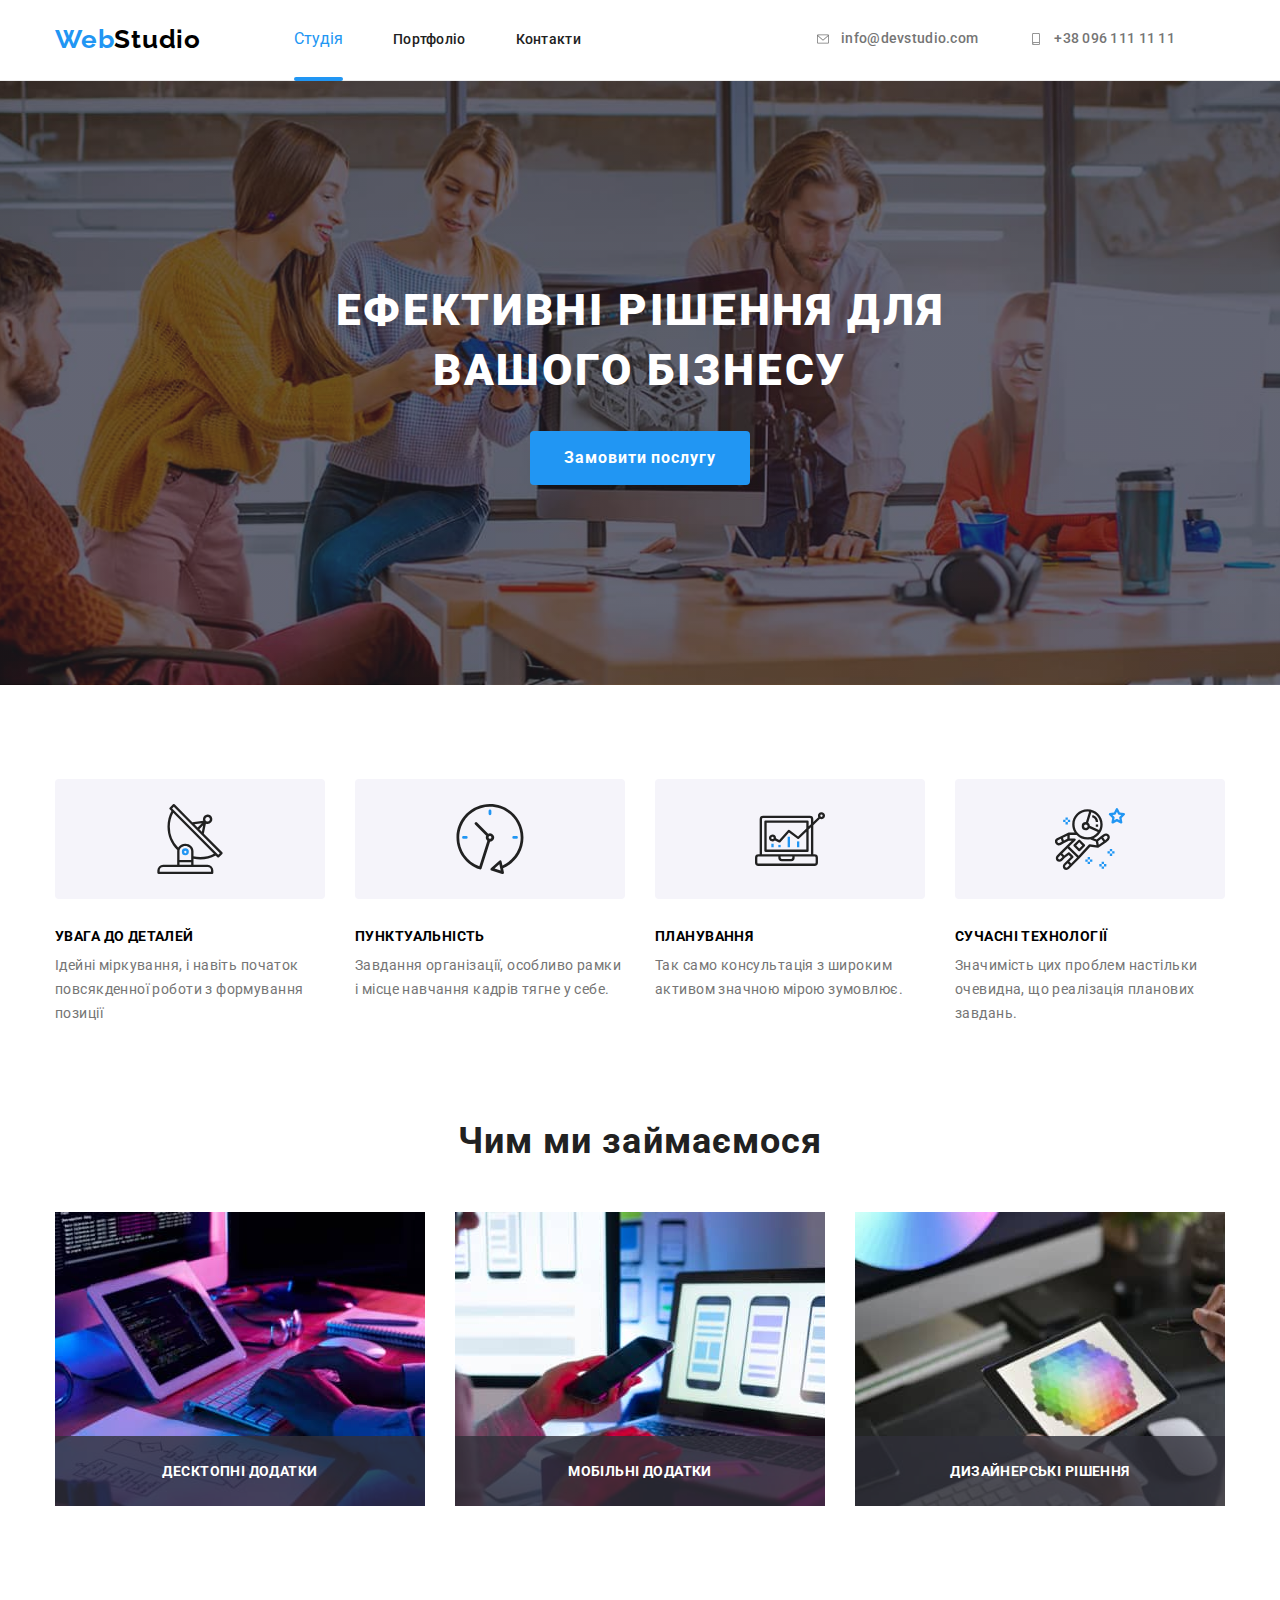
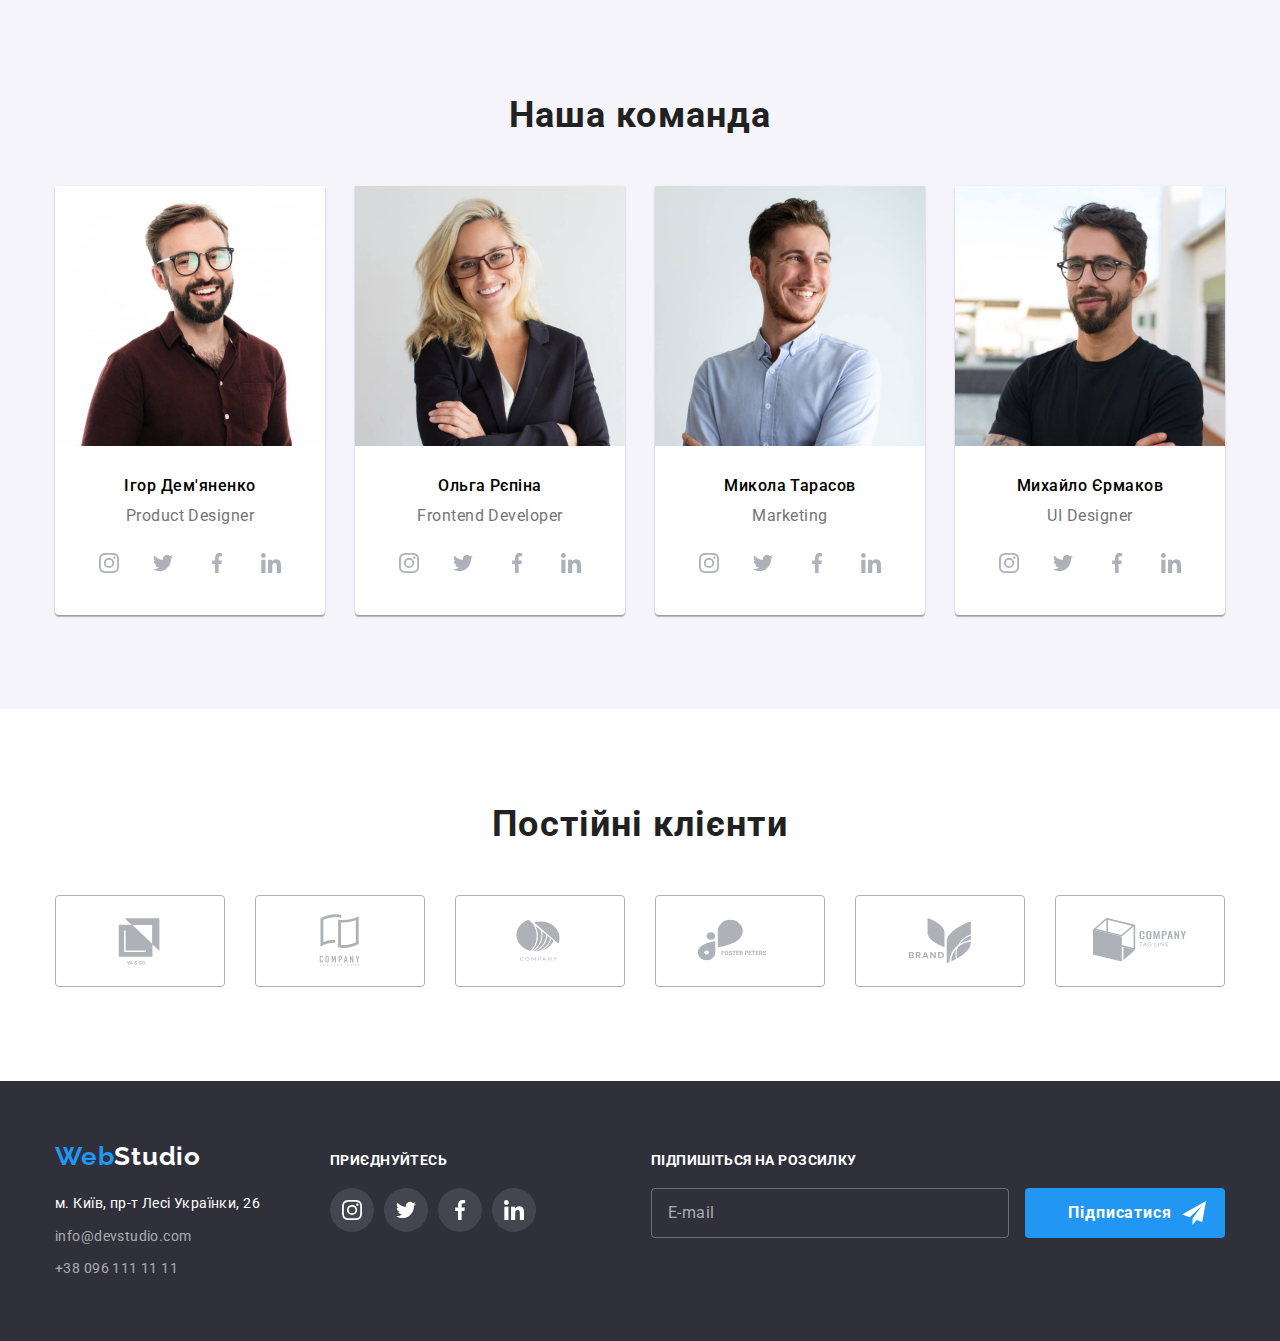
<file: index.html>
<!DOCTYPE html>
<html lang="uk">

<head>
    <meta charset="UTF-8">
    <meta http-equiv="X-UA-Compatible" content="IE=edge">
    <meta name="viewport" content="width=device-width, initial-scale=1.0">
    <title>Студія</title>
    <link rel="preconnect" href="https://fonts.googleapis.com">
    <link
        href="https://fonts.googleapis.com/css2?family=Raleway:wght@400;700&family=Roboto:wght@400;500;700;900&display=swap"
        rel="stylesheet">
    <link rel="stylesheet" href="https://cdn.jsdelivr.net/npm/modern-normalize@1.1.0/modern-normalize.min.css">
    <link rel="stylesheet" href="./css/main.min.css">
</head>
<body>
    <header class="main-header">
        <div class="container navigation">
            <nav class="navigation">
                <a href="./index.html" class="logo navigation__logo"><span style="color:#2196F3">Web</span><span
                        style="color:#000000">Studio</span></a>
                <ul class="menu">
                    <li class="menu__item"><a href="./index.html" class="menu__link_current">Студія</a></li>
                    <li class="menu__item"><a href="./portfolio.html" class="menu__link">Портфоліо</a></li>
                    <li class="menu__item"><a href="#" class="menu__link">Контакти</a></li>
                </ul>
            </nav>
            <ul class="email-phone">
                <li class="email-phone__contacts">
                    <a href="mailto:info@devstudio.com" class="email-phone__link"><svg width="16" height="12" class="email-phone__icon">
                        <use href="./images/icons.svg#icon-envelope"></use>
                    </svg>info@devstudio.com</a>
                </li>
                
                <li class="email-phone__contacts"><a href="tel:+380961111111" class="email-phone__link">
                    <svg width="16" height="12"
                    class="email-phone__icon">
                    <use href="./images/icons.svg#icon-smartphone"></use></svg>+38 096 111 11 11</a></li>
                    
            </ul>
        </div>
    </header>
    <main>
        <section class="hero hero__overlay">
            <div class="container">
                <h1 class="hero__text">Ефективні рішення для вашого бізнесу</h1>
                <button type="button" class="modal-button" data-modal-open>Замовити послугу</button>
            </div>
        </section>
        <section class="special">
            <div class="container">
                <h2 class="features" hidden>Особливості</h2>
                    <ul class="titles">
                        <li class="titles__list">
                            <div class="titles__icons-bg">
                                <svg width="70" height="70" class="svg">
                                <use href="./images/icons.svg#icon-antenna"></use>
                                </svg>
                            </div>
                            <h3 class="titles__label">увага до деталей</h3>
                            <p class="titles__text">Ідейні міркування, і навіть початок повсякденної роботи з формування позиції</p>
                        </li>
                        <li class="titles__list">
                            <div class="titles__icons-bg">
                                <svg width="70" height="70">
                                <use href="./images/icons.svg#icon-clock"></use>
                                </svg>
                            </div>
                            <h3 class="titles__label">пунктуальність</h3>
                            <p class="titles__text">Завдання організації, особливо рамки і місце навчання кадрів тягне у себе.</p>
                        </li>
                        <li class="titles__list">
                            <div class="titles__icons-bg">
                                <svg width="70" height="70">
                                <use href="./images/icons.svg#icon-diagram"></use>
                                </svg>
                            </div>
                            <h3 class="titles__label">планування</h3>
                            <p class="titles__text">Так само консультація з широким активом значною мірою зумовлює.</p>
                        </li>
                        <li class="titles__list">
                            <div class="titles__icons-bg">
                                <svg width="70" height="70">
                                <use href="./images/icons.svg#icon-astronaut"></use>
                            </svg>
                            </div>
                            <h3 class="titles__label">сучасні технології</h3>
                            <p class="titles__text">Значимість цих проблем настільки очевидна, що реалізація планових завдань.</p>
                        </li>
                    </ul>
                </div>
        </section>
        <section class="section">
            <div class="container">            
                <h2 class="skills">Чим ми займаємося</h2>
                    <ul class="images">
                        <li class="skills-list">
                            <img src="./images/index.photos/1-laptop-with-hands-on-it.jpg" alt="руки на лептопі" width="370">
                            <p class="skills-label" >десктопні додатки</p>                    
                        </li>
                        <li class="skills-list">
                            <img src="./images/index.photos/2-hand-on-laptop-hand-with-mobile.jpg" alt="одна рука на лептопі, в іншій - смартфон" width="370">
                            <p class="skills-label">мобільні додатки</p>
                        </li>
                        <li class="skills-list">
                            <img src="./images/index.photos/3-tablet-in-hands.jpg" alt="в руках планшет" width="370">
                            <p class="skills-label">дизайнерські рішення</p>
                        </li>
                    </ul>
            </div>
        </section>
<!--1. Чому для цієї секції не використовують теги figure і figcaption, якщо візуально - це і є фото з підписами
    і результат у верстці майже однаковий, що через теги h3 і р, що через теги figure і figcaption-->
        <section class="team section">
            <div class="container">
                <h2 class="team-label">Наша команда</h2>
                    <ul class="team-list">
                        <li class="team-card"><img src="./images/index.photos/1-igor-product-designer.jpg" alt="ігор Дем'яненко - продакт дизайнер" width="270" class="image">
                            <h3 class="team-member">Ігор Дем'яненко</h3>
                                <p class="team-profession" lang="en">Product Designer</p>
                                <ul class="social-flex">
                                    <li>
                                        <a class="social-link" href="#"><svg width="20" height="20" class="social-item">
                                        <use href="./images/icons.svg#icon-instagram"></use>
                                        </svg>
                                        </a>
                                    </li>
                                    <li>
                                        <a class="social-link" href="#"><svg width="20" height="20" class="social-item">
                                        <use href="./images/icons.svg#icon-twitter"></use>
                                        </svg>
                                        </a>
                                    </li>
                                    <li>
                                        <a class="social-link" href="#"><svg width="20" height="20" class="social-item">
                                        <use href="./images/icons.svg#icon-facebook"></use>
                                        </svg>
                                        </a>
                                    </li>
                                    <li>
                                        <a class="social-link" href="#"><svg width="20" height="20" class="social-item">
                                        <use href="./images/icons.svg#icon-linkedin"></use>
                                        </svg>
                                        </a>
                                    </li>
                                </ul>
                        </li>
                        <li class="team-card">            
                            <img src="./images/index.photos/2-olha-frontend-developer.jpg" alt="ольга рєпіна - фронтенд девелопер" width="270" class="image">
                                <h3 class="team-member">Ольга Рєпіна</h3>
                                    <p class="team-profession" lang="en">Frontend Developer</p>
                                <ul class="social-flex">
                                    <li>
                                        <a class="social-link" href="#"><svg width="20" height="20" class="social-item">
                                                <use href="./images/icons.svg#icon-instagram"></use>
                                            </svg>
                                        </a>
                                    </li>
                                    <li>
                                        <a class="social-link" href="#"><svg width="20" height="20" class="social-item">
                                                <use href="./images/icons.svg#icon-twitter"></use>
                                            </svg>
                                        </a>
                                    </li>
                                    <li>
                                        <a class="social-link" href="#"><svg width="20" height="20" class="social-item">
                                                <use href="./images/icons.svg#icon-facebook"></use>
                                            </svg>
                                        </a>
                                    </li>
                                    <li>
                                        <a class="social-link" href="#"><svg width="20" height="20" class="social-item">
                                                <use href="./images/icons.svg#icon-linkedin"></use>
                                            </svg>
                                        </a>
                                    </li>
                                </ul>
                        </li>
                        <li class="team-card">
                            <img src="./images/index.photos/3-mykola-marketing.jpg" alt="микола тарасов - маркетинг" width="270" class="image">
                                <h3 class="team-member">Микола Тарасов</h3>
                                    <p class="team-profession" lang="en">Marketing</p>
                                <ul class="social-flex">
                                    <li>
                                        <a class="social-link" href="#"><svg width="20" height="20" class="social-item">
                                                <use href="./images/icons.svg#icon-instagram"></use>
                                            </svg>
                                        </a>
                                    </li>
                                    <li>
                                        <a class="social-link" href="#"><svg width="20" height="20" class="social-item">
                                                <use href="./images/icons.svg#icon-twitter"></use>
                                            </svg>
                                        </a>
                                    </li>
                                    <li>
                                        <a class="social-link" href="#"><svg width="20" height="20" class="social-item">
                                                <use href="./images/icons.svg#icon-facebook"></use>
                                            </svg>
                                        </a>
                                    </li>
                                    <li>
                                        <a class="social-link" href="#"><svg width="20" height="20" class="social-item">
                                                <use href="./images/icons.svg#icon-linkedin"></use>
                                            </svg>
                                        </a>
                                    </li>
                                </ul>
                        </li>
                        <li class="team-card">
                            <img src="./images/index.photos/4-mykhailo-ui-designer.jpg" alt="михайло єрмаков - юай дизайнер" width="270" class="image">
                                <h3 class="team-member">Михайло Єрмаков</h3>
                                    <p class="team-profession" lang="en">UI Designer</p>
                                <ul class="social-flex">
                                    <li>
                                        <a class="social-link" href="#"><svg width="20" height="20" class="social-item">
                                                <use href="./images/icons.svg#icon-instagram"></use>
                                            </svg>
                                        </a>
                                    </li>
                                    <li>
                                        <a class="social-link" href="#"><svg width="20" height="20" class="social-item">
                                                <use href="./images/icons.svg#icon-twitter"></use>
                                            </svg>
                                        </a>
                                    </li>
                                    <li>
                                        <a class="social-link" href="#"><svg width="20" height="20" class="social-item">
                                                <use href="./images/icons.svg#icon-facebook"></use>
                                            </svg>
                                        </a>
                                    </li>
                                    <li>
                                        <a class="social-link" href="#"><svg width="20" height="20" class="social-item">
                                                <use href="./images/icons.svg#icon-linkedin"></use>
                                            </svg>
                                        </a>
                                    </li>
                                </ul>
                        </li>
                    </ul>
            </div>
        </section>
        <section class="clients section">
            <div class="container">
                <h2 class="clients-label">Постійні клієнти</h2>
                <ul class="clients-logos">
                    <li>
                        <a class="logos-bg" href="#">
                        <svg width="106" height="60" class="logo-item">
                        <use href="./images/icons.svg#icon-ya-and-go"></use>
                        </svg>
                        </a>
                    </li>
               
                    <li>
                        <a class="logos-bg" href="#"><svg width="106" height="60" class="logo-item">
                        <use href="./images/icons.svg#icon-tagline-here"></use>
                        </svg>
                        </a>
                    </li>
                    <li>
                        <a class="logos-bg" href="#">
                            <svg width="106" height="60" class="logo-item">
                                <use href="./images/icons.svg#icon-company"></use>
                            </svg>
                        </a>
                    </li>
                    
                    <li>
                        <a class="logos-bg" href="#"><svg width="106" height="60" class="logo-item">
                                <use href="./images/icons.svg#icon-foster-peters"></use>
                            </svg>
                        </a>
                    </li>
                    <li>
                        <a class="logos-bg" href="#">
                            <svg width="106" height="60" class="logo-item">
                                <use href="./images/icons.svg#icon-brand"></use>
                            </svg>
                        </a>
                    </li>
                    
                    <li>
                        <a class="logos-bg" href="#"><svg width="106" height="60" class="logo-item">
                                <use href="./images/icons.svg#icon-tag-line"></use>
                            </svg>
                        </a>
                    </li>
                </ul>
            </div>

        </section>
    </main>
    
    <footer>
        <div class="container footer-split">
            <div class="footer-left">
            <a class="logo" href="./index.html"><span style="color:#2196F3">Web</span><span
                    style="color:#fff">Studio</span></a>
            <address>
                <ul class="adresses">
                    <li class="contacts-list"><a class="post-address" href="https://goo.gl/maps/WdfcjGJZY2KQYh5QA" target="_blank">м. Київ, пр-т
                            Лесі Українки, 26</a></li>
    
                    <li class="contacts-list"><a class="contacts-footer" href="mailto:info@devstudio.com">info@devstudio.com</a></li>
    
                    <li class="contacts-list"><a class="contacts-footer" href="tel:+380961111111">+38 096 111 11 11</a></li>
                </ul>
            </address>
            </div>
            <div class="footer-middle">
                <p class="footer-social-cta">приєднуйтесь</p>
                <ul class="footer-socials">
                  
                    <li><a class="footer-social-link" href="#"><svg class="footer-social-item" width="20" height="20">
                        <use href="./images/icons.svg#icon-instagram"></use>
                    </svg>
                    </a>
                    </li>
                    
                    <li><a class="footer-social-link" href="#"><svg class="footer-social-item" width="20" height="20">
                                <use href="./images/icons.svg#icon-twitter"></use>
                            </svg>
                        </a>
                    </li>
                    
                    <li><a class="footer-social-link" href="#"><svg class="footer-social-item" width="20" height="20">
                                <use href="./images/icons.svg#icon-facebook"></use>
                            </svg>
                        </a>
                    </li>
            
                    <li><a class="footer-social-link" href="#"><svg class="footer-social-item" width="20" height="20">
                                <use href="./images/icons.svg#icon-linkedin"></use>
                            </svg>
                        </a>
                    </li>
                </ul>
            </div>
            <div class="footer-right">
                <p class="footer-right-label">Підпишіться на розсилку</p>
                <form name="sendout-subscription" autocomplete="on" novalidate>
                    <label class="subscription-label">
                        <input class=email-input type="email" name="email" placeholder="E-mail" pattern="[@]+" title="@">
                    </label>

                    <button class="subscription-button" type="submit">
                        <span class="subscription-text">Підписатися</span>
                        <svg class="subscription-button-icon">
                        <use href="./images/icons.svg#icon-send"></use>
                        </svg>
                    
                    </button>
                </form>
            </div>
        </div>
    </footer>
<div class="backdrop is-hidden" data-modal> 
       <div class="modal">
        <form class="modal-form">
            <p class="modal-form-name">Залиште свої дані, ми вам передзвонимо</p>
            <label class="modal-form-field">
                <span class="modal-field-name">Ім'я</span>
                <span class="modal-input-positionning">
                    <input class="modal-form-input" type="text" name="name-input" pattern="[а-яА-ЯіїІЇ']+">
                    <svg class="modal-field-icon" width="18" height="18">
                    <use href="./images/icons.svg#icon-person-black"></use>
                    </svg>
                </span>
            </label>
            <label class="modal-form-field"><span class="modal-field-name">Телефон</span>
                <span class="modal-input-positionning"><input class="modal-form-input" type="tel" name="phone-input" pattern="[0-9{3}0-9{3}0-9{2}0-9{2}]">
                <svg class="modal-field-icon" width="18" height="18">
                <use href="./images/icons.svg#icon-phone-black"></use>
                </svg>
                </span>
            </label>
            <label class="modal-form-field"><span class="modal-field-name">Пошта</span>
                <span class="modal-input-positionning">
                <input class="modal-form-input" type="email" name="email-input">
                <svg class="modal-field-icon" width="18" height="18">
                <use href="./images/icons.svg#icon-email-black"></use>
                </svg>
                </span>
            </label>
            <label class="modal-field-comment"><span class="modal-field-name">Коментар</span>
            <textarea class="modal-form-comment"
            name="comment-input" placeholder="Введіть текст"            
            ></textarea>
            </label>
            <label class="modal-form-checkbox">
                <input class="modal-checkbox" type="checkbox" name="policy" required>
                <svg class="icon-checkbox">
                <use class="icon-checkbox-visibility" href="./images/icons.svg#icon-checkbox"></use>
                </svg>
                <span class="modal-policy-text">Погоджуюся з розсилкою та приймаю <a class="policy-link-color" href="#">Умови договору</a></span>                
            </label>
            <button class="modal-send-button" type="submit">Відправити</button>
        </form>
        <button type="button" class="close-button" data-modal-close>
            <svg width="18" height="18">
                <use href="./images/icons.svg#icon-close-button"></use>
            </svg>
        </button>
    </div>
</div>
<script src="./js/modal.js"></script>
</body>
</html>
</file>
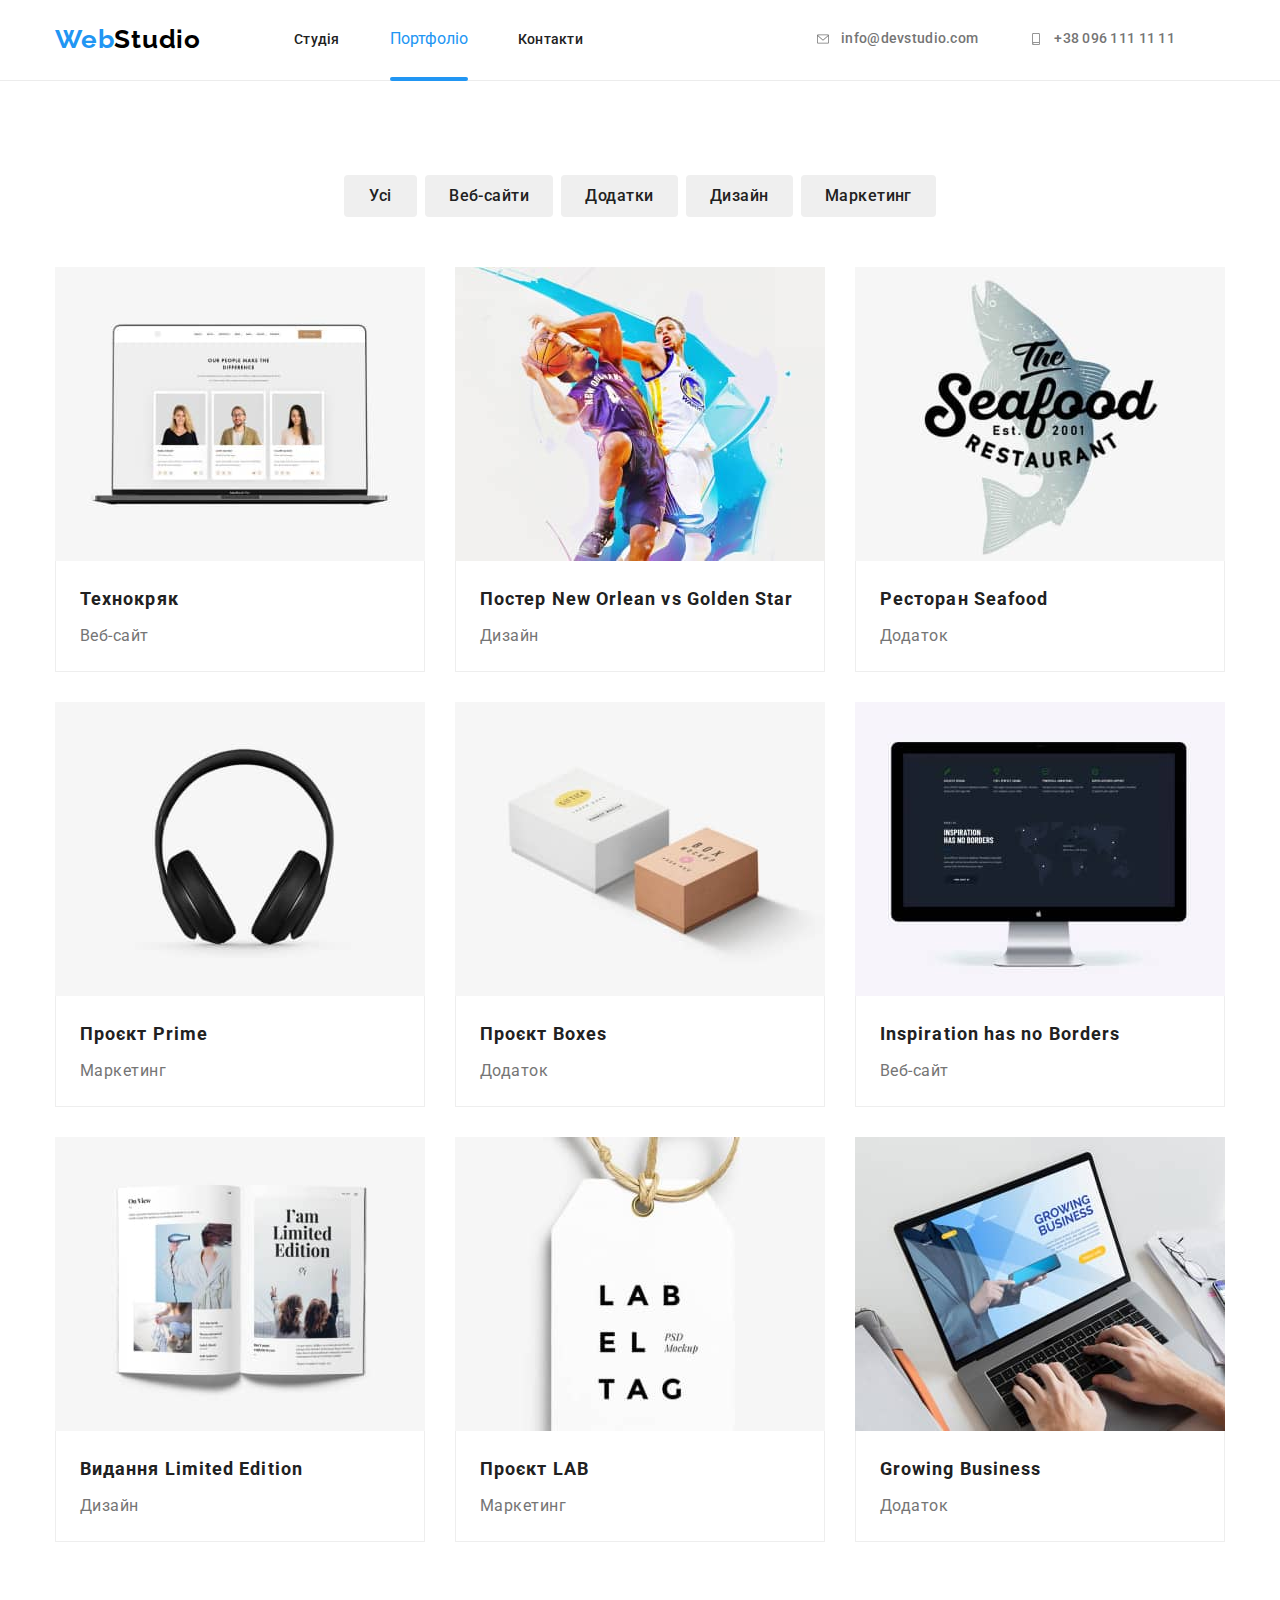
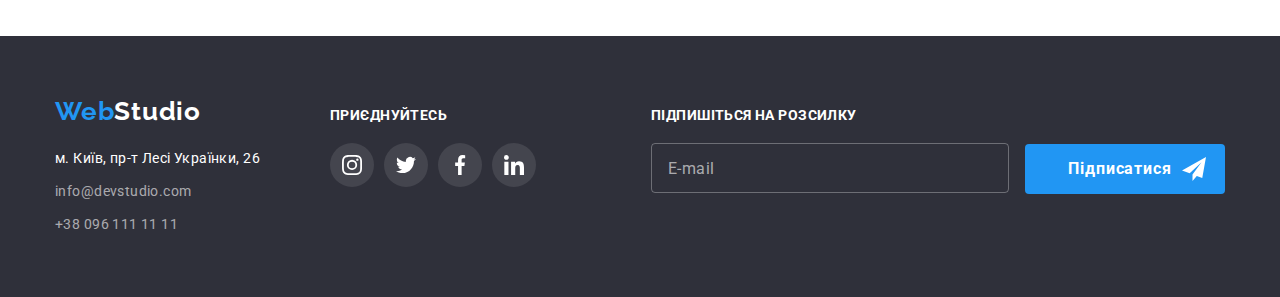
<file: portfolio.html>
<!DOCTYPE html>
<html lang="uk">

<head>
    <meta charset="UTF-8">
    <meta http-equiv="X-UA-Compatible" content="IE=edge">
    <meta name="viewport" content="width=device-width, initial-scale=1.0">
    <title>Студія</title>
    <link rel="preconnect" href="https://fonts.googleapis.com">
    <link
        href="https://fonts.googleapis.com/css2?family=Raleway:wght@400;700&family=Roboto:wght@400;500;700;900&display=swap"
        rel="stylesheet">
    <link rel="stylesheet" href="https://cdn.jsdelivr.net/npm/modern-normalize@1.1.0/modern-normalize.min.css">
    <link rel="stylesheet" href="./css/main.min.css">
</head>

<body>
    <header class="main-header">
        <div class="container navigation">
            <nav class="navigation">
                <a href="./index.html" class="logo navigation__logo"><span style="color:#2196F3">Web</span><span
                        style="color:#000000">Studio</span></a>
                <ul class="menu">
                    <li class="menu__item"><a href="./index.html" class="menu__link">Студія</a></li>
                    <li class="menu__item"><a href="./portfolio.html" class="menu__link_current">Портфоліо</a></li>
                    <li class="menu__item"><a href="#" class="menu__link">Контакти</a></li>
                </ul>
            </nav>
            <ul class="email-phone">
                <li class="email-phone__contacts">
                    <a href="mailto:info@devstudio.com" class="email-phone__link"><svg width="16" height="12"
                            class="email-phone__icon">
                            <use href="./images/icons.svg#icon-envelope"></use>
                        </svg>info@devstudio.com</a>
                </li>

                <li class="email-phone__contacts"><a href="tel:+380961111111" class="email-phone__link">
                        <svg width="16" height="12" class="email-phone__icon">
                            <use href="./images/icons.svg#icon-smartphone"></use>
                        </svg>+38 096 111 11 11</a></li>

            </ul>
        </div>
    </header>
    <main>
        <section class="portfolio-page section">
            <div class="container">
            <h1 class="filters" hidden>Наші проекти</h1>
                <ul class="filters-item">
                    <li><button class="filter-button current-filter" type="button">Усі</button></li>
                        
                    <li><button class="filter-button" type="button">Веб-сайти</button></li>
                        
                    <li><button class="filter-button" type="button">Додатки</button></li>
                        
                    <li><button class="filter-button" type="button">Дизайн</button></li>
                        
                    <li><button class="filter-button"  type="button">Маркетинг</button></li>
                </ul>
               
                <ul class="works-list">
                            
                    <li class="works-card">
                    <a class="works-link" href="">
                        <div class="works-details">
                            <img src="./images/portfolio.photos/1-technocriak.jpg" alt="веб-сайт Технокряк" width="370">
                            <p class="works-overlay">Ресурс пропонує комплексні пропозиції з різним рівнем функціоналу та сервісів. Все це дозволить відвідувачу отримати вичерпні відомості про компанію чи приватну особу.</p>
                        </div>
                        <div class="img-subscription">
                            <h2 class="work-title">Технокряк</h2>
                            <p class="work-description">Веб-сайт</p>
                        </div>
                    </a>
                    </li>
                                                        
                    <li class="works-card">
                    <a class="works-link" href="">
                        <div class="works-details">
                            <img src="./images/portfolio.photos/2-neworl-goldenstar.jpg" alt="постер з баскетбольними гравцями" width="370">
                            <p class="works-overlay">Ресурс пропонує комплексні пропозиції з різним рівнем функціоналу та сервісів. Все це дозволить відвідувачу отримати вичерпні відомості про компанію чи приватну особу.</p>
                        </div>
                        <div class="img-subscription">
                            <h2 class="work-title">Постер New Orlean vs Golden Star</h2>
                            <p class="work-description">Дизайн</p>
                        </div>
                    </a>
                    </li>
                         
                    <li class="works-card">
                    <a class="works-link" href="">
                        <div class="works-details">
                            <img src="./images/portfolio.photos/3-seafood.jpg" alt="ресторан сіфуд" width="370">
                            <p class="works-overlay">Ресурс пропонує комплексні пропозиції з різним рівнем функціоналу та сервісів. Все це дозволить відвідувачу отримати вичерпні відомості про компанію чи приватну особу.</p>
                        </div>
                        <div class="img-subscription">
                            <h2 class="work-title">Ресторан Seafood</h2>
                            <p class="work-description">Додаток</p>
                        </div>
                    </a>
                    </li>
                                    
                    <li class="works-card">
                    <a class="works-link" href="">
                        <div class="works-details">
                            <img src="./images/portfolio.photos/4-prime.jpg" alt="маркетинговий проект прайм" width="370">
                            <p class="works-overlay">Ресурс пропонує комплексні пропозиції з різним рівнем функціоналу та сервісів. Все це дозволить відвідувачу отримати вичерпні відомості про компанію чи приватну особу.</p>
                        </div>
                        <div class="img-subscription">
                            <h2 class="work-title">Проєкт Prime</h2>
                            <p class="work-description">Маркетинг</p>
                        </div>
                    </a>
                    </li>
                            
                    <li class="works-card">
                    <a class="works-link" href="">
                        <div class="works-details">
                        <img src="./images/portfolio.photos/5-boxes.jpg" alt="додаток боксес" width="370">
                        <p class="works-overlay">Ресурс пропонує комплексні пропозиції з різним рівнем функціоналу та сервісів. Все це дозволить відвідувачу отримати вичерпні відомості про компанію чи приватну особу.</p>
                        </div>
                        <div class="img-subscription">
                            <h2 class="work-title">Проєкт Boxes</h2>
                            <p class="work-description">Додаток</p>
                        </div>
                    </a>
                    </li>
                            
                    <li class="works-card">
                    <a class="works-link" href="">
                        <div class="works-details">
                            <img src="./images/portfolio.photos/6-inspirations.jpg" alt="веб-сайт інспірейшн хез ноу бордерс" width="370">
                            <p class="works-overlay">Ресурс пропонує комплексні пропозиції з різним рівнем функціоналу та сервісів. Все це дозволить відвідувачу отримати вичерпні відомості про компанію чи приватну особу.</p>
                        </div>
                        <div class="img-subscription">
                            <h2 class="work-title">Inspiration has no Borders</h2>
                            <p class="work-description">Веб-сайт</p>
                        </div>
                    </a>
                    </li>
                            
                    <li class="works-card">
                    <a class="works-link" href="">
                        <div class="works-details">
                            <img src="./images/portfolio.photos/7-limited-edition.jpg" alt="дизайн для лімітованого видання книги" width="370">
                            <p class="works-overlay">Ресурс пропонує комплексні пропозиції з різним рівнем функціоналу та сервісів. Все це дозволить відвідувачу отримати вичерпні відомості про компанію чи приватну особу.</p>
                        </div>
                        <div class="img-subscription">
                            <h2 class="work-title">Видання Limited Edition</h2>
                            <p class="work-description">Дизайн</p>
                        </div>
                    </a>
                    </li>
                            
                    <li class="works-card">
                    <a class="works-link" href="">
                        <div class="works-details">
                            <img src="./images/portfolio.photos/8-lab.jpg" alt="маркеинговий проєкт лаб" width="370">
                            <p class="works-overlay">Ресурс пропонує комплексні пропозиції з різним рівнем функціоналу та сервісів. Все це дозволить відвідувачу отримати вичерпні відомості про компанію чи приватну особу.</p>
                            </div>
                        <div class="img-subscription">
                            <h2 class="work-title">Проєкт LAB</h2>
                            <p class="work-description">Маркетинг</p>
                        </div>
                    </a>
                    </li>
                            
                    <li class="works-card">
                    <a class="works-link" href="">
                        <div class="works-details">
                            <img src="./images/portfolio.photos/9-rowing-business.jpg" alt="додаток для гроуінг бізнес" width="370">
                            <p class="works-overlay">Ресурс пропонує комплексні пропозиції з різним рівнем функціоналу та сервісів. Все це дозволить відвідувачу отримати вичерпні відомості про компанію чи приватну особу.</p>
                        </div>
                        <div class="img-subscription">
                            <h2 class="work-title">Growing Business</h2>
                            <p class="work-description">Додаток</p>
                        </div>
                    </a>
                    </li>
                </ul>
            </div>
        </section>  

    </main>
    <footer>
        <div class="container footer-split">
            <div class="footer-left">
                <a class="logo" href="./index.html"><span style="color:#2196F3">Web</span><span
                        style="color:#fff">Studio</span></a>
                <address>
                    <ul class="adresses">
                        <li class="contacts-list"><a class="post-address" href="https://goo.gl/maps/WdfcjGJZY2KQYh5QA"
                                target="_blank">м. Київ, пр-т
                                Лесі Українки, 26</a></li>
        
                        <li class="contacts-list"><a class="contacts-footer"
                                href="mailto:info@devstudio.com">info@devstudio.com</a></li>
        
                        <li class="contacts-list"><a class="contacts-footer" href="tel:+380961111111">+38 096 111 11 11</a></li>
                    </ul>
                </address>
            </div>
            <div class="footer-middle">
                <p class="footer-social-cta">приєднуйтесь</p>
                <ul class="footer-socials">
            
                    <li><a class="footer-social-link" href="#"><svg class="footer-social-item" width="20" height="20">
                                <use href="./images/icons.svg#icon-instagram"></use>
                            </svg>
                        </a>
                    </li>
            
                    <li><a class="footer-social-link" href="#"><svg class="footer-social-item" width="20" height="20">
                                <use href="./images/icons.svg#icon-twitter"></use>
                            </svg>
                        </a>
                    </li>
            
                    <li><a class="footer-social-link" href="#"><svg class="footer-social-item" width="20" height="20">
                                <use href="./images/icons.svg#icon-facebook"></use>
                            </svg>
                        </a>
                    </li>
            
                    <li><a class="footer-social-link" href="#"><svg class="footer-social-item" width="20" height="20">
                                <use href="./images/icons.svg#icon-linkedin"></use>
                            </svg>
                        </a>
                    </li>
                </ul>
            </div>
            <div class="footer-right">
                <p class="footer-right-label">Підпишіться на розсилку</p>
                <form name="sendout-subscription" autocomplete="on" novalidate>
                    <label class="subscription-label">
                        <input class=email-input type="email" name="email" placeholder="E-mail" pattern="[@]+" title="@">
                    </label>
            
                    <button class="subscription-button" type="submit"><span class="subscription-text">Підписатися</span>
                        <svg class="subscription-button-icon">
                            <use class="test" href="./images/icons.svg#icon-send"></use>
                        </svg>
            
                    </button>
                </form>
            </div>
            </div>
            </footer>
            <div class="backdrop is-hidden" data-modal>
                <div class="modal">
                    <form class="modal-form">
                        <p class="modal-form-name">Залиште свої дані, ми вам передзвонимо</p>
                        <label class="modal-form-field">
                            <span class="modal-field-name">Ім'я</span>
                            <span class="modal-input-positionning">
                                <input class="modal-form-input" type="text" name="name-input" pattern="[а-яА-ЯіїІЇ']+">
                                <svg class="modal-field-icon" width="18" height="18">
                                    <use href="./images/icons.svg#icon-person-black"></use>
                                </svg>
                            </span>
                        </label>
                        <label class="modal-form-field"><span class="modal-field-name">Телефон</span>
                            <span class="modal-input-positionning"><input class="modal-form-input" type="tel" name="phone-input"
                                    pattern="[0-9{3}0-9{3}0-9{2}0-9{2}]">
                                <svg class="modal-field-icon" width="18" height="18">
                                    <use href="./images/icons.svg#icon-phone-black"></use>
                                </svg>
                            </span>
                        </label>
                        <label class="modal-form-field"><span class="modal-field-name">Пошта</span>
                            <span class="modal-input-positionning">
                                <input class="modal-form-input" type="email" name="email-input">
                                <svg class="modal-field-icon" width="18" height="18">
                                    <use href="./images/icons.svg#icon-email-black"></use>
                                </svg>
                            </span>
                        </label>
                        <label class="modal-form-field"><span class="modal-field-name">Коментар</span>
                            <textarea class="modal-form-comment" name="comment-input" placeholder="Введіть текст"></textarea>
                        </label>
                        <label class="modal-form-checkbox">
                            <input class="modal-checkbox" type="checkbox" name="policy" required>
                            <svg class="icon-checkbox">
                                <use class="icon-checkbox-visibility" href="./images/icons.svg#icon-checkbox"></use>
                            </svg>
                            <span class="modal-policy-text">Погоджуюся з розсилкою та приймаю <a class="policy-link-color"
                                    href="#">Умови договору</a></span>
                        </label>
                        <button class="modal-send-button" type="submit">Відправити</button>
                    </form>
                    <button type="button" class="close-button" data-modal-close>
                        <svg width="18" height="18">
                            <use href="./images/icons.svg#icon-close-button"></use>
                        </svg>
                    </button>
                </div>
            </div>
            <script src="./js/modal.js"></script>
            </body>
            
            </html>
</file>
<file: css/main.min.css>
:root{--main-text-color: #757575;--title-text-color: #212121;--second-text-color: #ffffff;--accent-color: #2196F3;--bcg-color: #FFFFFF;--bcgsecond-color: #F5F4FA;--bcgthird: #2F303A;--icon-color: #AFB1B8;--btn-bg-coor: #188CE8}.works-details,.logos-bg,.skills-label,.titles__icons-bg,.footer-social-link,.social-link,.email-phone__link{display:flex;justify-content:center;align-items:center}a{text-decoration:none}img{display:block;max-width:100%;height:auto}h1,h2,h3,p{margin-top:0;margin-bottom:0}ul{list-style:none;padding-left:0;margin-top:0;margin-bottom:0}body{font-family:"Roboto",sans-serif;text-decoration:none}.container{width:1200px;padding-left:15px;padding-right:15px;margin-left:auto;margin-right:auto}.logo{font-family:"Raleway";font-weight:700;font-size:26px;line-height:1.19;letter-spacing:.03em;text-decoration:none;transition:color 250ms cubic-bezier(0.4, 0, 0.2, 1)}.logo:hover,.logo:focus{color:var(--accent-color)}.main-header{padding-top:24px;padding-bottom:25px;margin-left:auto;margin-right:auto;border-bottom:1px solid #ececec}.navigation{display:flex;align-items:center}.navigation__logo{margin-right:93px}.menu{display:flex;column-gap:50px}.menu__item{position:relative}.menu__link{font-weight:500;font-size:14px;line-height:1.14;letter-spacing:.02em;color:var(--title-text-color);transition:color 250ms cubic-bezier(0.4, 0, 0.2, 1)}.menu__link:hover,.menu__link:focus{color:var(--accent-color)}.menu .menu__link_current{color:var(--accent-color)}.menu .menu__link_current::after{content:"";position:absolute;display:block;margin-left:auto;margin-right:auto;margin-top:28px;width:100%;height:4px;border-radius:2px;background-color:var(--accent-color)}.email-phone{display:flex;justify-content:center;align-items:center;margin-left:auto}.email-phone__contacts{margin-right:50px}.email-phone .email-phone__link{color:var(--main-text-color);font-size:14px;font-weight:500;line-height:1.14;letter-spacing:.02em;transition:color 250ms cubic-bezier(0.4, 0, 0.2, 1)}.email-phone__icon{fill:var(--main-text-color);transition:fill 250ms cubic-bezier(0.4, 0, 0.2, 1)}.email-phone__link{gap:10px}.email-phone .email-phone__link:hover,.email-phone .email-phone__link:focus{color:var(--accent-color)}.email-phone__link:hover .email-phone__icon,.email-phone__link:focus .email-phone__icon{fill:var(--accent-color)}.modal-button{display:block;padding:10px 32px;border-radius:4px;margin-left:auto;margin-right:auto;min-width:216px;font-weight:700;font-size:16px;line-height:1.87;letter-spacing:.06em;color:#fff;border-color:rgba(0,0,0,0);background-color:var(--accent-color);cursor:pointer;transition:background-color 250ms cubic-bezier(0.4, 0, 0.2, 1),color 250ms cubic-bezier(0.4, 0, 0.2, 1)}.modal-button:hover{background-color:var(--btn-bg-coor);color:var(--second-text-color)}.backdrop{position:fixed;top:0;left:0;width:100%;height:100%;background-color:rgba(0,0,0,.2);transition:opacity 250ms cubic-bezier(0.4, 0, 0.2, 1),visibility 250ms cubic-bezier(0.4, 0, 0.2, 1)}.backdrop.is-hidden{visibility:hidden;opacity:0;pointer-events:none}.modal.is-hidden{transform:translate(-50%, -50%)}.modal{padding:40px;position:absolute;top:50%;left:50%;width:528px;height:581px;transform:translate(-50%, -50%);background-color:var(--bcg-color)}.close-button{position:absolute;top:8px;right:8px;display:flex;justify-content:center;align-items:center;width:30px;height:30px;padding:0;border:1px solid rgba(0,0,0,.1);border-radius:50%;background-color:rgba(0,0,0,0);transition:cursor 250ms cubic-bezier(0.4, 0, 0.2, 1)}.close-button:hover,.close-button:focus{cursor:pointer}.modal-form{display:flex;flex-direction:column}.modal-form-name{margin-bottom:12px;font-weight:700;font-size:20px;line-height:23px;text-align:center;letter-spacing:.03em}.modal-field-name{display:block;margin-bottom:4px;font-weight:400;font-size:12px;line-height:1.2;letter-spacing:.01em;color:var(--main-text-color)}.modal-form-field{margin-bottom:10px}.modal-input-positionning{position:relative;display:block}.modal-form-input{width:100%;height:40px;padding-left:42px;border:1px solid rgba(33,33,33,.2);border-radius:4px;outline:none;cursor:pointer;transition:border 250ms cubic-bezier(0.4, 0, 0.2, 1)}.modal-form-input:focus{border-color:var(--accent-color)}.modal-field-icon{position:absolute;top:50%;left:12px;transform:translateY(-50%);fill:var(--title-text-color);transition:fill 250ms cubic-bezier(0.4, 0, 0.2, 1)}.modal-form-input:focus+.modal-field-icon{fill:var(--accent-color)}.modal-field-comment{margin-bottom:20px}.modal-form-comment{display:block;width:100%;height:120px;resize:none;border:1px solid rgba(33,33,33,.2);border-radius:4px;outline:none;cursor:pointer;padding:12px 16px;transition:border 250ms cubic-bezier(0.4, 0, 0.2, 1)}.modal-form-comment:focus{border-color:var(--accent-color)}.modal-form-comment::placeholder{font-weight:400;font-size:12px;line-height:1.7;letter-spacing:.01em;color:rgba(117,117,117,.5)}.icon-checkbox{width:16px;height:15px;border:1px solid;margin-right:7px;border-color:var(--title-text-color);border-radius:2px;cursor:pointer;transition:background-color 250ms cubic-bezier(0.4, 0, 0.2, 1),border-color 250ms cubic-bezier(0.4, 0, 0.2, 1)}.icon-checkbox-visibility{display:none;fill:var(--bcg-color)}.modal-checkbox:checked+.icon-checkbox .icon-checkbox-visibility{display:block}.modal-checkbox{position:absolute;appearance:none}.modal-checkbox:checked+.icon-checkbox{background-color:var(--accent-color);border-color:rgba(0,0,0,0)}.modal-form-checkbox{display:flex;justify-content:center;align-items:center;margin-bottom:30px}.modal-policy-text{font-weight:400;font-size:14px;line-height:1.71;letter-spacing:.03em;color:var(--main-text-color)}.policy-link-color{color:var(--accent-color);text-decoration-line:underline}.modal-send-button{min-width:200px;min-height:50px;margin-left:auto;margin-right:auto;padding:10px 52px;border:1px solid rgba(0,0,0,0);border-radius:4px;background-color:var(--btn-bg-coor);color:var(--second-text-color);cursor:pointer;font-weight:700;font-size:16px;line-height:1.9;text-align:center;transition:box-shadow 250ms cubic-bezier(0.4, 0, 0.2, 1)}.modal-send-button:focus,.modal-send-button:hover{box-shadow:0px 4px 4px rgba(0,0,0,.15);outline:none}.social-flex{display:flex;justify-content:center;align-items:center;gap:10px;padding-bottom:30px}.social-item{fill:var(--icon-color);transition:fill 250ms cubic-bezier(0.4, 0, 0.2, 1)}.social-link:hover .social-item,.social-link:focus .social-item{fill:var(--bcg-color)}.social-link{width:44px;height:44px;border-radius:50%;background-color:var(--bcg-color);transition:background-color 250ms cubic-bezier(0.4, 0, 0.2, 1)}.social-link:hover,.social-link:focus{background-color:var(--accent-color)}footer{background-color:var(--bcgthird);padding-top:60px;padding-bottom:60px;margin-right:auto}footer .logo{display:block;margin-bottom:20px;margin-right:0;font-family:"Raleway";font-weight:700;font-size:26px;line-height:1.19;letter-spacing:.03em}.footer-split{display:flex;justify-content:space-between;align-items:baseline}.adresses{font-style:normal;font-size:14px;line-height:1.71;letter-spacing:.03em}.contacts-list:not(:last-child){margin-bottom:9px}.post-address{color:var(--second-text-color);transition:color 250ms cubic-bezier(0.4, 0, 0.2, 1)}.post-address:hover,.post-address:focus{color:#2196f3}.contacts-footer{color:rgba(255,255,255,.6);transition:color 250ms cubic-bezier(0.4, 0, 0.2, 1)}.contacts-footer:hover,.contacts-footer:focus{color:var(--accent-color)}.footer-social-cta{margin-bottom:20px;font-weight:700;font-size:14px;line-height:16px;letter-spacing:.03em;text-transform:uppercase;color:var(--second-text-color)}.footer-middle{margin-left:70px;margin-right:auto}.footer-socials{display:flex;justify-content:space-between;align-items:center;gap:10px}.footer-social-link{width:44px;height:44px;border-radius:50%;background-color:rgba(255,255,255,.1);transition:background-color 250ms cubic-bezier(0.4, 0, 0.2, 1)}.footer-social-link:hover,.footer-social-link:focus{background-color:var(--accent-color)}.footer-social-item{fill:var(--second-text-color);transition:fill 250ms cubic-bezier(0.4, 0, 0.2, 1)}.footer-social-link .footer-social-item:hover,.footer-social-link .footer-social-item:focus{fill:var(--bcg-color)}.footer-right{margin-right:0;margin-left:93px}.footer-right-label{margin-bottom:20px;font-weight:700;font-size:14px;line-height:16px;letter-spacing:.03em;text-transform:uppercase;color:var(--second-text-color)}.sendout-subscription{min-width:570px;min-height:86px;display:flex;justify-content:center;align-items:center}.subscription-label{margin-right:12px}.email-input{width:358px;height:50px;padding-left:16px;border:1px solid rgba(255,255,255,.3);border-radius:4px;background-color:rgba(0,0,0,0);color:var(--second-text-color)}.email-input::placeholder{font-weight:400;font-size:16px;line-height:1.2;letter-spacing:.03em;color:rgba(255,255,255,.6)}.subscription-button{position:relative;min-width:200px;min-height:50px;margin-left:auto;margin-right:auto;border-radius:4px;font-weight:700;font-size:16px;line-height:1.87;letter-spacing:.06em;text-align:center;color:#fff;background-color:var(--accent-color);cursor:pointer;border-color:rgba(0,0,0,0);transition:cursor 250ms cubic-bezier(0.4, 0, 0.2, 1),background-color 250ms cubic-bezier(0.4, 0, 0.2, 1)}.subscription-button:hover,.subscription-button:focus{background-color:var(--btn-bg-coor)}.subscription-text{margin-right:10px}.subscription-button-icon{position:absolute;top:50%;left:auto;width:24px;height:24px;transform:translateY(-50%);padding:0}.hero{padding-top:200px;padding-bottom:200px}.hero__overlay{max-width:1600px;margin-left:auto;margin-right:auto;background-color:#c4c4c4;background-image:linear-gradient(rgba(47, 48, 58, 0.4), rgba(47, 48, 58, 0.4)),url(../images/index.photos/hero-bcg.jpg);background-position:center;background-repeat:no-repeat;background-size:cover}.hero__text{width:60%;margin:0 auto 30px;font-weight:900;font-size:44px;line-height:1.36;letter-spacing:.06em;text-transform:uppercase;text-align:center;color:var(--second-text-color)}.section{padding-top:94px;padding-bottom:94px}.special{padding-top:94px}.titles{display:flex;justify-content:space-between}.titles__label{margin-bottom:10px;font-weight:700;font-size:14px;line-height:1.14;letter-spacing:.03em;text-transform:uppercase;color:var(--headlines-title)}.titles__list:not(:last-child){margin-right:30px}.titles__text{color:var(--main-text-color);font-size:14px;line-height:1.71;letter-spacing:.03em}.titles__icons-bg{min-width:270px;height:120px;margin-bottom:30px;background-color:var(--bcgsecond-color);border-radius:4px}.skills{margin-bottom:50px;font-weight:700;font-size:36px;line-height:1.17;text-align:center;letter-spacing:.03em;color:var(--title-text-color)}.images{display:flex;justify-content:space-between;column-gap:30px}.skills-list{position:relative}.skills-label{position:absolute;width:100%;height:70px;bottom:0;font-weight:700;font-size:14px;line-height:16px;text-align:center;letter-spacing:.03em;text-transform:uppercase;color:var(--second-text-color);background-color:rgba(47,48,58,.8)}.team{background-color:var(--bcgsecond-color)}.team-list{display:flex;justify-content:space-between;column-gap:30px}.team-label{margin-bottom:50px;font-weight:700;font-size:36px;line-height:1.17;text-align:center;letter-spacing:.03em;color:var(--title-text-color)}.team-card{width:100%;border:1px;border-radius:0 0 4px 4px;background-color:var(--bcg-color);box-shadow:0px 1px 3px rgba(0,0,0,.12),0px 1px 1px rgba(0,0,0,.14),0px 2px 1px rgba(0,0,0,.2)}.team-member{padding-top:30px;margin-bottom:10px;font-weight:500;font-size:16px;line-height:1.19;text-align:center;letter-spacing:.03em;color:var(--headlines-title)}.team-profession{margin-bottom:16px;font-size:16px;line-height:1.19;text-align:center;letter-spacing:.03em;color:var(--main-text-color)}.clients-label{margin-bottom:50px;font-weight:700;font-size:36px;line-height:1.17;text-align:center;letter-spacing:.03em;color:var(--title-text-color)}.clients-logos{display:flex;justify-content:space-between;margin-right:auto;margin-left:auto;column-gap:30px}.logos-bg{width:170px;height:92px;border:1px solid var(--icon-color);border-radius:4px;transition:border-color 250ms cubic-bezier(0.4, 0, 0.2, 1)}.logos-bg:hover,.logos-bg:focus{border-color:var(--accent-color)}.logo-item{fill:var(--icon-color);transition:fill 250ms cubic-bezier(0.4, 0, 0.2, 1)}.logos-bg:hover .logo-item,.logos-bg:focus .logo-item{fill:var(--accent-color)}.portfolio-page .filters{background-color:var(--bcgsecond-color)}.filters-item{display:flex;margin-bottom:50px;column-gap:8px;justify-content:center}.filter-button{padding:6px 22px;border-radius:4px;min-width:73px;border-color:rgba(0,0,0,0);font-family:inherit;font-weight:500;font-size:16px;line-height:1.62;text-align:center;letter-spacing:.03em;color:var(--title-text-color);cursor:pointer;transition:color 250ms cubic-bezier(0.4, 0, 0.2, 1),background-color 250ms cubic-bezier(0.4, 0, 0.2, 1),box-shadow 250ms cubic-bezier(0.4, 0, 0.2, 1)}.filter-button:hover,.filter-button:focus{color:var(--second-text-color);background-color:var(--accent-color);box-shadow:0px 3px 1px rgba(0,0,0,.1),0px 1px 2px rgba(0,0,0,.08),0px 2px 2px rgba(0,0,0,.12)}.filters-item .current{color:var(--second-text-color);background-color:var(--accent-color)}.works-list{display:flex;flex-basis:33.3333333333%;gap:30px;flex-wrap:wrap}.img-subscription{padding:20px 24px;border-right:1px solid #eee;border-bottom:1px solid #eee;border-left:1px solid #eee}.work-description{font-size:16px;line-height:1.88;letter-spacing:.03em;color:var(--main-text-color)}.work-title{margin-bottom:4px;font-weight:700;font-size:18px;line-height:2;letter-spacing:.06em;color:var(--title-text-color)}.works-link{display:block;transition:box-shadow 250ms cubic-bezier(0.4, 0, 0.2, 1)}.works-link:hover,.works-link:focus{box-shadow:0px 1px 1px rgba(0,0,0,.12),0px 4px 4px rgba(0,0,0,.06),1px 4px 6px rgba(0,0,0,.16)}.works-details{position:relative;overflow:hidden}.works-overlay{position:absolute;top:0;left:0;display:block;width:100%;height:100%;padding:63px 24px;font-weight:400;font-size:18px;line-height:1.6;letter-spacing:.03em;color:var(--second-text-color);background-color:rgba(33,150,243,.9);transform:translateY(101%);overflow:auto;transition:transform 250ms cubic-bezier(0.4, 0, 0.2, 1)}.works-link:hover .works-overlay,.works-link:focus .works-overlay{transform:translateY(0)}/*# sourceMappingURL=main.min.css.map */
</file>
